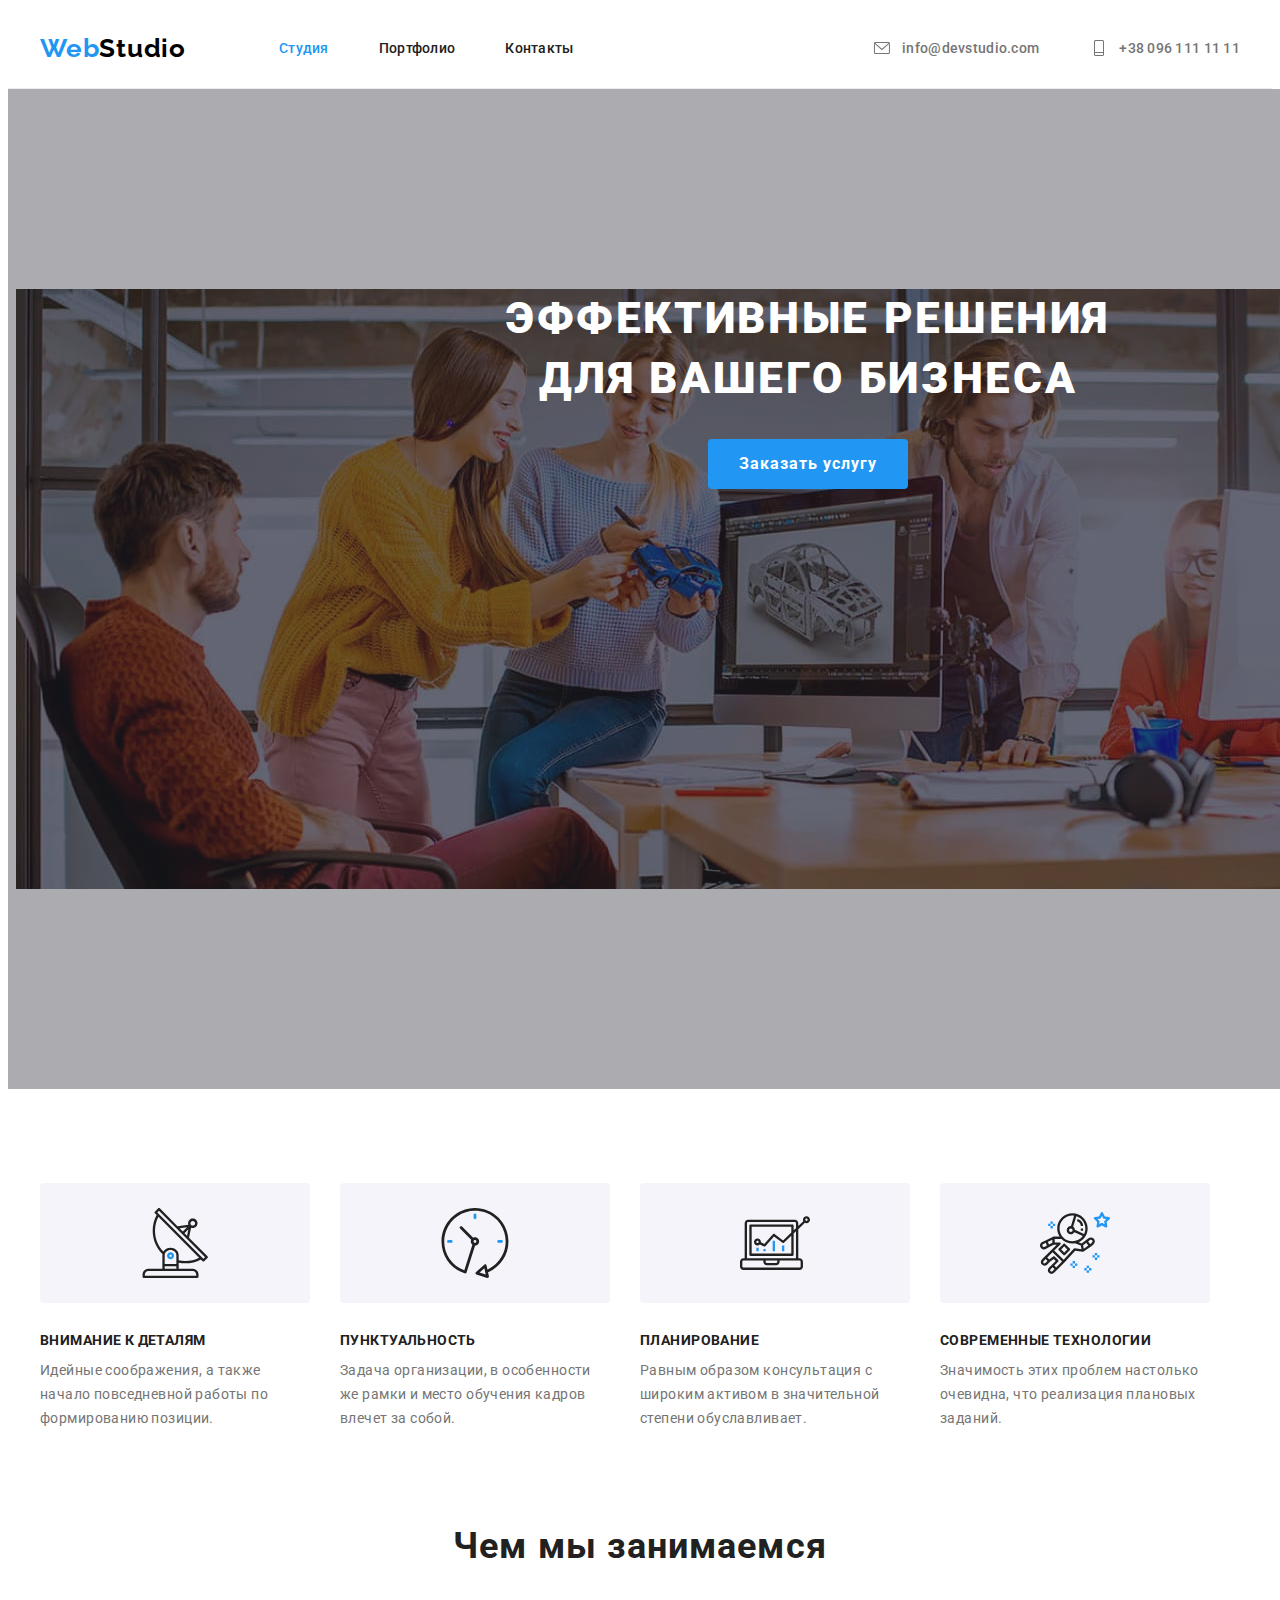
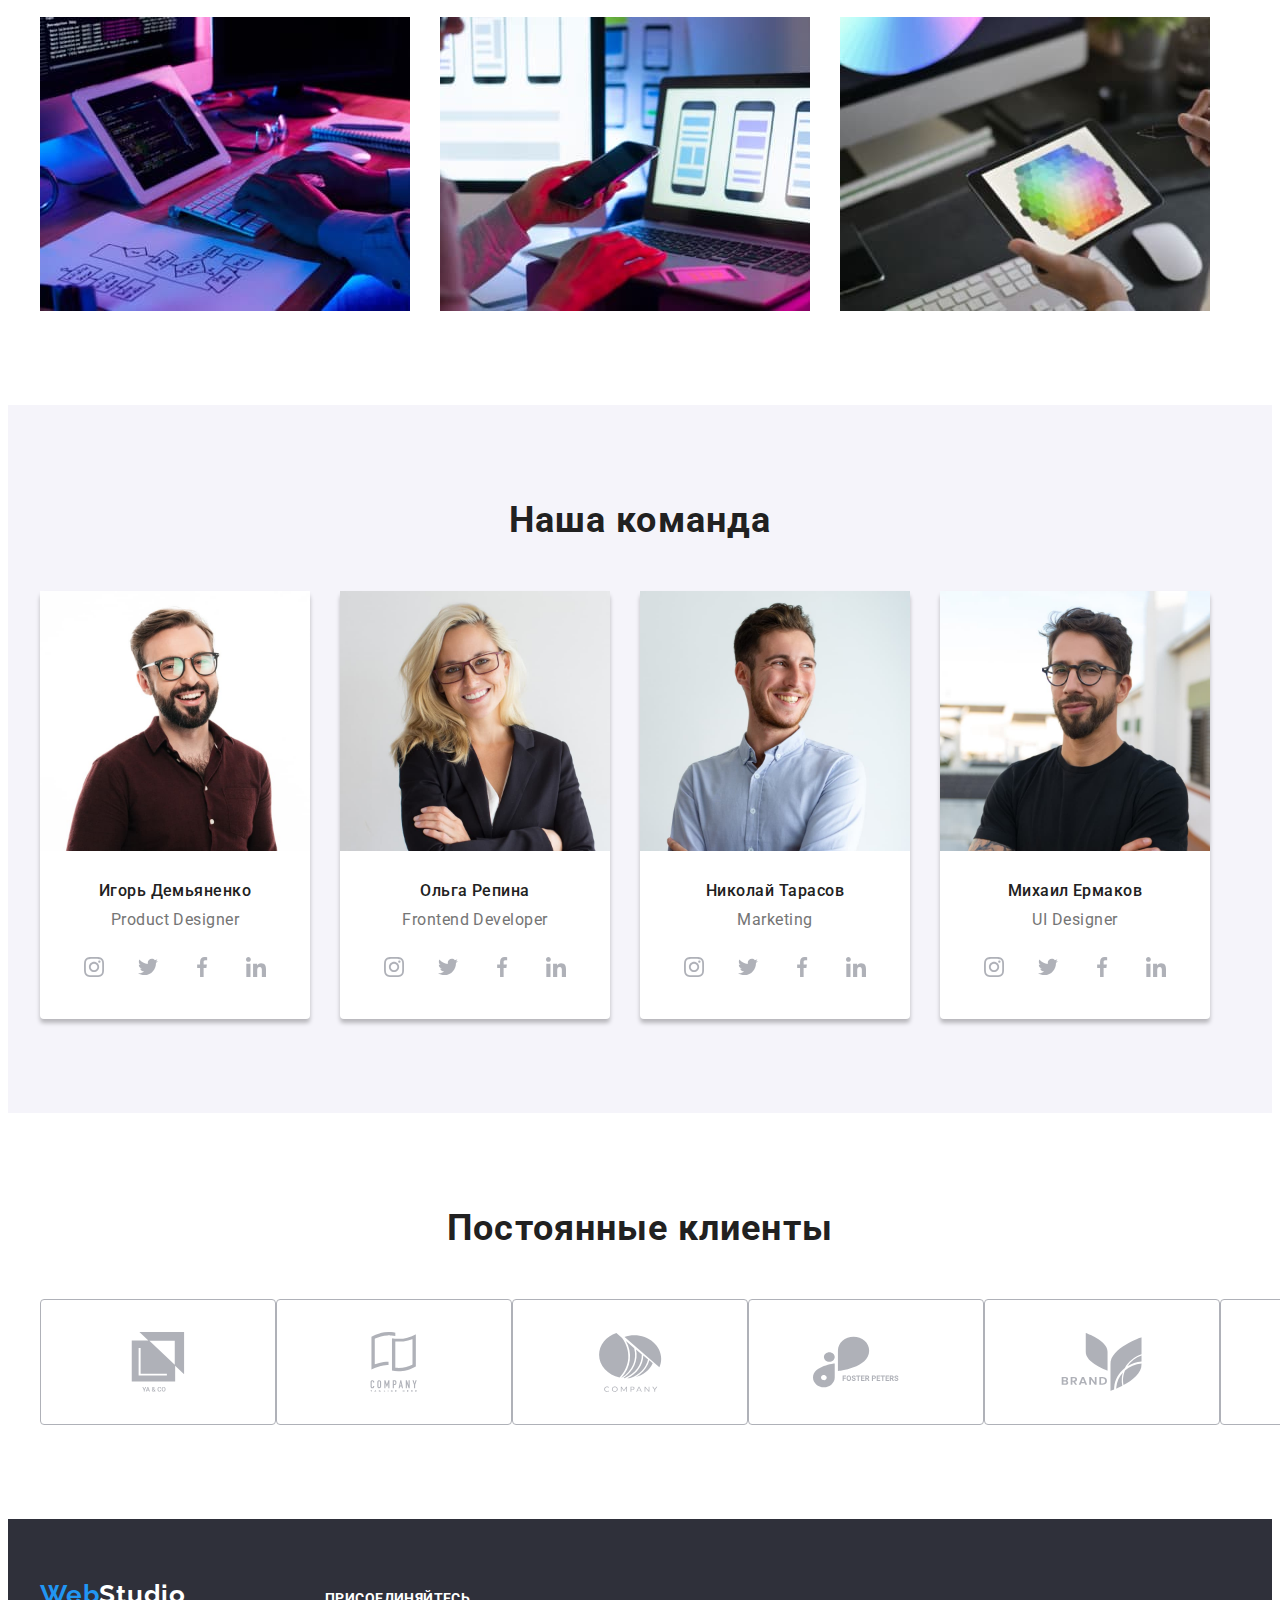
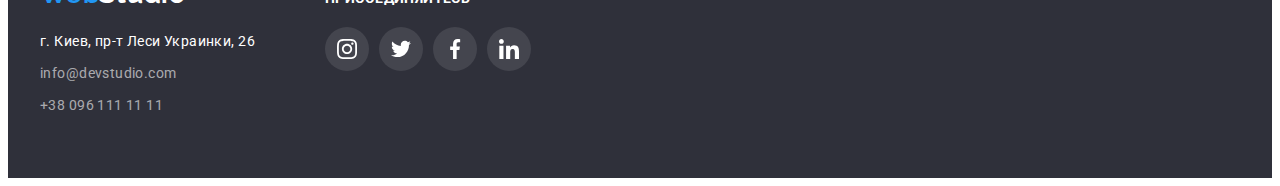
<file: index.html>
<!DOCTYPE html>
<html lang="ru">
<head>
    <meta charset="UTF-8">
    <meta http-equiv="X-UA-Compatible" content="IE=edge">
    <meta name="viewport" content="width=device-width, initial-scale=1.0">
    <title>Web Studio</title>
    <link href="https://fonts.googleapis.com/css2?family=Raleway:wght@700&family=Roboto:wght@400;500;700;900&display=swap"
        rel="stylesheet">
     <link rel="stylesheet" href="https://cdnjs.cloudflare.com/ajax/libs/modern-normalize/1.1.0/modern-normalize.min.css"
            integrity="sha512-wpPYUAdjBVSE4KJnH1VR1HeZfpl1ub8YT/NKx4PuQ5NmX2tKuGu6U/JRp5y+Y8XG2tV+wKQpNHVUX03MfMFn9Q=="
            crossorigin="anonymous" referrerpolicy="no-referrer" />
    <link rel="stylesheet" href="./css/style.css">
</head>
<body>
    
    <header class="header">
        <div class="container">
        <a href="./index.html" lang="en" class="logo">Web<span class="logo-header">Studio</span></a>
        <nav>
        <ul class="nav-list">
            <li><a href="./index.html" class="active nav-list-link">Студия</a></li>
            <li><a href="./portfolio.html" class="nav-list-link">Портфолио</a></li>
            <li><a href="#" class="nav-list-link">Контакты</a></li>
        </ul>
        </nav>
        <ul class="contact-list">
            <li class="contact-list-item">
                
                <a href="mailto:info@devstudio.com" class="header-link">
                    <svg class="contact-icon" height="12">
                        <use href="./image/symbol-defs.svg#icon-amail"></use>
                    </svg>
                info@devstudio.com</a>
            </li>

            <li class="contact-list-item">
                <a href="tel:+380961111111" class="header-link">
                    <svg class="contact-icon" height="16">
                        <use href="./image/symbol-defs.svg#icon-phone"></use>
                    </svg>
                +38 096 111 11 11</a>
            </li>
        </ul>
        </div>
    </header>
    
    <main>
        <!--Главный посыл-->
       
        <section class="hero">
            <div class="container">
            <h1 class="title-hero">Эффективные решения для вашего бизнеса</h1>
            <button type="button" class="button-hero">Заказать услугу</button>
            </div>
        </section>
        
        <!--Наши приемущества-->
        
        <section class="our-pluses">
            <div class="container">
            <h2 class="visually-hidden">Наши приемущества</h2>
            <ul class="our-pluses-list">
                <li class="our-pluses-list-iteam">
                    <div class="plus-icon-box">
                    <svg class="plus-icon">
                        <use href="./image/symbol-defs.svg#icon-antenna"></use>
                    </svg>
                    </div>
                    <h3 class="title-text">Внимание к деталям</h3>
                    <p>Идейные соображения, а также начало повседневной работы по формированию позиции.</p>
                </li>
                <li class="our-pluses-list-iteam">
                    <div class="plus-icon-box">
                    <svg class="plus-icon">
                        <use href="./image/symbol-defs.svg#icon-clock"></use>
                    </svg>
                    </div>
                    <h3 class="title-text">Пунктуальность</h3>
                    <p>Задача организации, в особенности же рамки и место обучения кадров влечет за собой.</p>
                </li>
                <li class="our-pluses-list-iteam">
                    <div class="plus-icon-box">
                    <svg class="plus-icon">
                        <use href="./image/symbol-defs.svg#icon-diagram"></use>
                    </svg>
                    </div>
                    <h3 class="title-text">Планирование</h3>
                    <p>Равным образом консультация с широким активом в значительной степени обуславливает.</p>
                </li>
                <li class="our-pluses-list-iteam">
                    <div class="plus-icon-box">
                    <svg class="plus-icon">
                        <use href="./image/symbol-defs.svg#icon-astronaut"></use>
                    </svg>
                    </div>
                    <h3 class="title-text">Современные технологии</h3>
                    <p>Значимость этих проблем настолько очевидна, что реализация плановых заданий.</p>
                </li>
                
            </ul>
            </div>
        </section>
        
        <!--Чем мы занимаемся-->
        
        <section class="our-work">
            <div class="container">
            <h2 class="title-text">Чем мы занимаемся</h2>
            <ul class="our-work-list">
                <li class="our-work-direction"><img src="./image/box1.jpg" alt="занимаемся написанием кода" width="370" height="294"></li>
                <li class="our-work-direction"><img src="./image/box2.jpg" alt="адаптируем продукт ко всем видам устройств" width="370" height="294"></li>
                <li class="our-work-direction"><img src="./image/box3.jpg" alt="разрабатываем дизайн" width="370" height="294"></li>
            </ul>
            </div>
        </section>
        
        <!--Наша команда-->
        
        <section class="our-team">
            <div class="container">
            <h2 class="title-text">Наша команда</h2>
            <ul class="our-team-list">
                <li class="prof-cards">
                    <img src="./image/product-designer.jpg" alt="Игорь Демьяненко" width="270" height="260">
                    <h3 class="title-text">Игорь Демьяненко</h3>
                    <p lang="en">Product Designer</p>
                    <ul class="social-network-list">
                        <li>
                            <a href="#" class="social-network-link">
                                <svg class="social-network-icon">
                                    <use href="./image/symbol-defs.svg#icon-instagram"></use>
                                </svg>
                            </a>
                        </li>
                        <li>
                            <a href="#" class="social-network-link">
                                <svg class="social-network-icon">
                                    <use href="./image/symbol-defs.svg#icon-twitter"></use>
                                </svg>
                            </a>
                        </li>
                        <li>
                            <a href="#" class="social-network-link">
                                <svg class="social-network-icon">
                                    <use href="./image/symbol-defs.svg#icon-facebook"></use>
                                </svg>
                            </a>
                        </li>
                        <li>
                            <a href="#" class="social-network-link">
                                <svg class="social-network-icon">
                                    <use href="./image/symbol-defs.svg#icon-linkedin"></use>
                                </svg>
                            </a>
                        </li>
                    </ul>
                </li>
                <li class="prof-cards">
                    <img src="./image/frontend-developer.jpg" alt="Ольга Репина" width="270" height="260">
                    <h3 class="title-text">Ольга Репина</h3>
                    <p lang="en">Frontend Developer</p>
                    <ul class="social-network-list">
                        <li>
                            <a href="#" class="social-network-link">
                                <svg class="social-network-icon">
                                    <use href="./image/symbol-defs.svg#icon-instagram"></use>
                                </svg>
                            </a>
                        </li>
                        <li>
                            <a href="#" class="social-network-link">
                                <svg class="social-network-icon">
                                    <use href="./image/symbol-defs.svg#icon-twitter"></use>
                                </svg>
                            </a>
                        </li>
                        <li>
                            <a href="#" class="social-network-link">
                                <svg class="social-network-icon">
                                    <use href="./image/symbol-defs.svg#icon-facebook"></use>
                                </svg>
                            </a>
                        </li>
                        <li>
                            <a href="#" class="social-network-link">
                                <svg class="social-network-icon">
                                    <use href="./image/symbol-defs.svg#icon-linkedin"></use>
                                </svg>
                            </a>
                        </li>
                    </ul>
                </li>
                <li class="prof-cards">
                    <img src="./image/marketing.jpg" alt="Николай Тарасов" width="270" height="260">
                    <h3 class="title-text">Николай Тарасов</h3>
                    <p lang="en">Marketing</p>
                    <ul class="social-network-list">
                        <li>
                            <a href="#" class="social-network-link">
                                <svg class="social-network-icon">
                                    <use href="./image/symbol-defs.svg#icon-instagram"></use>
                                </svg>
                            </a>
                        </li>
                        <li>
                            <a href="#" class="social-network-link">
                                <svg class="social-network-icon">
                                    <use href="./image/symbol-defs.svg#icon-twitter"></use>
                                </svg>
                            </a>
                        </li>
                        <li>
                            <a href="#" class="social-network-link">
                                <svg class="social-network-icon">
                                    <use href="./image/symbol-defs.svg#icon-facebook"></use>
                                </svg>
                            </a>
                        </li>
                        <li>
                            <a href="#" class="social-network-link">
                                <svg class="social-network-icon">
                                    <use href="./image/symbol-defs.svg#icon-linkedin"></use>
                                </svg>
                            </a>
                        </li>
                    </ul>
                </li>
                <li class="prof-cards">
                    <img src="./image/ui-designer.jpg" alt="Михаил Ермаков" width="270" height="260">
                    <h3 class="title-text">Михаил Ермаков</h3>
                    <p lang="en">UI Designer</p>
                    <ul class="social-network-list">
                        <li>
                            <a href="#" class="social-network-link">
                                <svg class="social-network-icon">
                                    <use href="./image/symbol-defs.svg#icon-instagram"></use>
                                </svg>
                            </a>
                        </li>
                        <li>
                            <a href="#" class="social-network-link">
                                <svg class="social-network-icon">
                                    <use href="./image/symbol-defs.svg#icon-twitter"></use>
                                </svg>
                            </a>
                        </li>
                        <li>
                            <a href="#" class="social-network-link">
                                <svg class="social-network-icon">
                                    <use href="./image/symbol-defs.svg#icon-facebook"></use>
                                </svg>
                            </a>
                        </li>
                        <li>
                            <a href="#" class="social-network-link">
                                <svg class="social-network-icon">
                                    <use href="./image/symbol-defs.svg#icon-linkedin"></use>
                                </svg>
                            </a>
                        </li>
                    </ul>
                </li>
            </ul>
            </div>
        </section>

        <!-- Наши клиенты -->
        <section class="our-clients">
            <div class="container">
                <h2 class="title-text">Постоянные клиенты</h2>
                <ul class="our-clients-list">
                    <li class="our-clients-list-item">
                        <a href="#" class="client-link">
                            <svg class="client-label">
                                <use href="./image/symbol-defs.svg#icon-group1"></use>
                            </svg>
                        </a>
                        
                    </li>
                    <li class="our-clients-list-item">
                        <a href="#" class="client-link">
                            <svg class="client-label">
                                <use href="./image/symbol-defs.svg#icon-group2"></use>
                            </svg>
                        </a>
                    </li>
                    <li class="our-clients-list-item">
                        <a href="#" class="client-link">
                            <svg class="client-label">
                                <use href="./image/symbol-defs.svg#icon-group3"></use>
                            </svg>
                        </a>
                        
                    </li>
                    <li class="our-clients-list-item">
                        <a href="#" class="client-link">
                            <svg class="client-label">
                                <use href="./image/symbol-defs.svg#icon-group4"></use>
                            </svg>
                        </a>
                       
                    </li>
                    <li class="our-clients-list-item">
                        <a href="#" class="client-link">
                            <svg class="client-label">
                                <use href="./image/symbol-defs.svg#icon-group5"></use>
                            </svg>
                        </a>
                        
                    </li>
                    <li class="our-clients-list-item">
                        <a href="#" class="client-link">
                            <svg class="client-label">
                                <use href="./image/symbol-defs.svg#icon-group6"></use>
                            </svg>
                        </a>
                        
                    </li>
                </ul>


            </div>
        </section>

    </main>

    <!--Контакты-->
    
    <footer class="footer">
        <div class="container footer-container">
        <div class="address-group">
        <a href="./index.html" lang="en" class="logo">Web<span class="logo-footer">Studio</span></a>
        <address class="address">
            <ul class="address-list">
                <li class="address-list-item">г. Киев, пр-т Леси Украинки, 26</li>
                <li class="address-list-item"><a href="mailto:info@devstudio.com" class=address-list-link>info@devstudio.com</a></li>
                <li class="address-list-item"><a href="tel:+380961111111" class=address-list-link>+38 096 111 11 11</a></li>
            </ul>
        
        </address>
        </div>
        <div class="social-network-group">
            <p>присоединяйтесь</p>
            <ul class="footer-social-network-list">
                <li class="footer-social-network-item">
                    <a href="#" class="social-network-link" alt="instagram">
                        <svg class="social-network-icon">
                            <use href="./image/symbol-defs.svg#icon-instagram"></use>
                        </svg>
                    </a>
                </li>
                <li class="footer-social-network-item">
                    <a href="#" class="social-network-link" alt="twitter">
                        <svg class="social-network-icon">
                            <use href="./image/symbol-defs.svg#icon-twitter"></use>
                        </svg>
                    </a>
                </li>
                <li class="footer-social-network-item">
                    <a href="#" class="social-network-link">
                        <svg class="social-network-icon" alt="facebook">
                            <use href="./image/symbol-defs.svg#icon-facebook"></use>
                        </svg>
                    </a>
                </li>
                <li class="footer-social-network-item">
                    <a href="#" class="social-network-link">
                        <svg class="social-network-icon" alt="linkedin">
                            <use href="./image/symbol-defs.svg#icon-linkedin"></use>
                        </svg>
                    </a>
                </li>
            </ul>

        </div>
        </div>
    </footer>
    
</body>
</html>
</file>
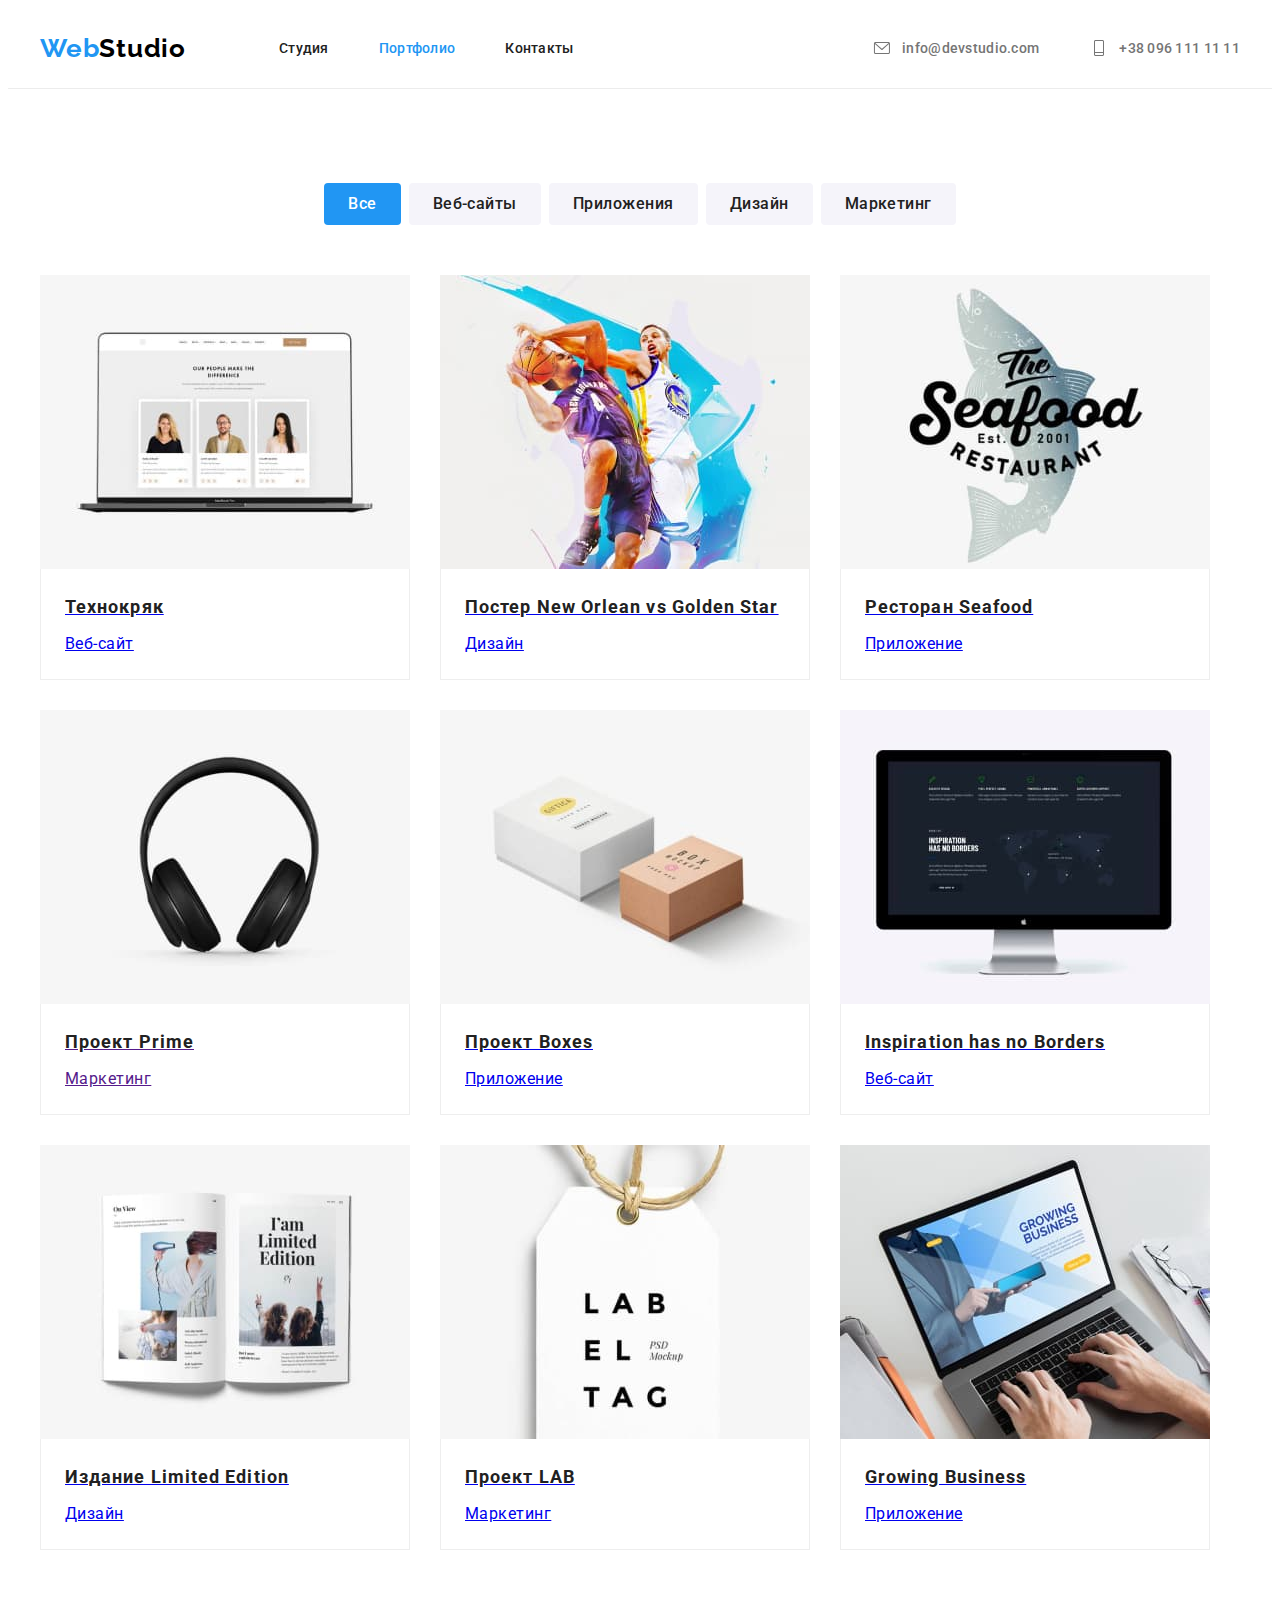
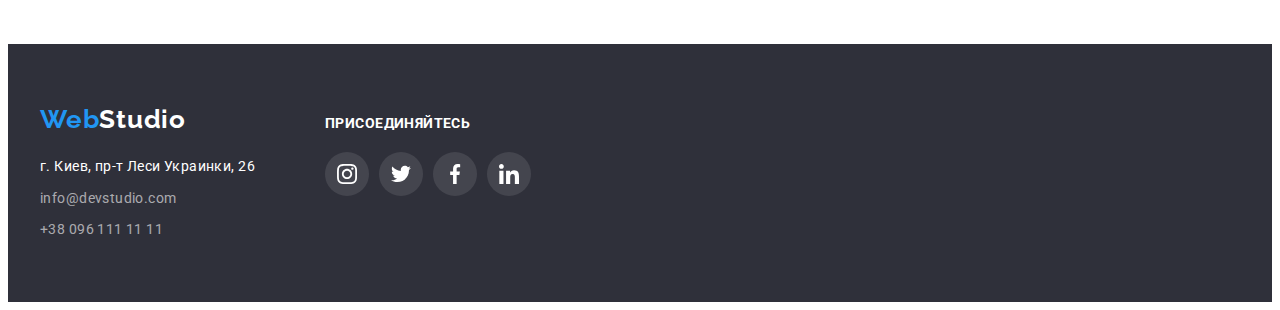
<file: portfolio.html>
<!DOCTYPE html>
<html lang="ru">

<head>
    <meta charset="UTF-8">
    <meta http-equiv="X-UA-Compatible" content="IE=edge">
    <meta name="viewport" content="width=device-width, initial-scale=1.0">
    <title>Web Studio</title>
    <link
        href="https://fonts.googleapis.com/css2?family=Raleway:wght@700&family=Roboto:wght@400;500;700;900&display=swap"
        rel="stylesheet">
    <link rel="stylesheet" href="https://cdnjs.cloudflare.com/ajax/libs/modern-normalize/1.1.0/modern-normalize.min.css"
            integrity="sha512-wpPYUAdjBVSE4KJnH1VR1HeZfpl1ub8YT/NKx4PuQ5NmX2tKuGu6U/JRp5y+Y8XG2tV+wKQpNHVUX03MfMFn9Q=="
            crossorigin="anonymous" referrerpolicy="no-referrer" />
    <link rel="stylesheet" href="./css/style.css">
</head>

<body>
    
    
    <header class="header">
        <div class="container">
            <a href="./index.html" lang="en" class="logo">Web<span class="logo-header">Studio</span></a>
            <nav>
                <ul class="nav-list">
                    <li><a href="./index.html" class="nav-list-link">Студия</a></li>
                    <li><a href="./portfolio.html" class="active nav-list-link">Портфолио</a></li>
                    <li><a href="#" class="nav-list-link">Контакты</a></li>
                </ul>
            </nav>
            <ul class="contact-list">
                <li class="contact-list-item">
    
                    <a href="mailto:info@devstudio.com" class="header-link">
                        <svg class="contact-icon" height="12">
                            <use href="./image/symbol-defs.svg#icon-amail"></use>
                        </svg>
                        info@devstudio.com</a>
                </li>
    
                <li class="contact-list-item">
                    <a href="tel:+380961111111" class="header-link">
                        <svg class="contact-icon" height="16">
                            <use href="./image/symbol-defs.svg#icon-phone"></use>
                        </svg>
                        +38 096 111 11 11</a>
                </li>
            </ul>
        </div>
    </header>

    <main>
        
            <section class="portfolio-section">
                <div class="container">
                <h1 class="visually-hidden">Наши работы</h1>
                <ul class="portfolio-nav-list">
                    <li class="portfolio-nav-list-iteam"><button type="button" class="active-portfolio-button">Все</button></li>
                    <li class="portfolio-nav-list-iteam"><button type="button">Веб-сайты</button></li>
                    <li class="portfolio-nav-list-iteam"><button type="button">Приложения</button></li>
                    <li class="portfolio-nav-list-iteam"><button type="button">Дизайн</button></li>
                    <li class="portfolio-nav-list-iteam"><button type="button">Маркетинг</button></li>
                </ul>

                <ul class="portfolio-section-list">
                    <li class="portfolio-section-list-iteam">
                        <a href="#" class="portfolio-section-list-link">
                        <img src="./image/portfolio/tehno-crack.jpg" alt="Технокряк" width="370" height="294">
                        <div class="portfolio-card-content">
                        <h2 class="title-text">Технокряк</h2>
                        <p>Веб-сайт</p>
                        </div>
                        </a>
                    </li>
                    <li class="portfolio-section-list-iteam">
                        <a href="#" class="portfolio-section-list-link">
                        <img src="./image/portfolio/post.jpg" alt="Постер New Orlean vs Golden Star" width="370" height="294">
                        <div class="portfolio-card-content">
                        <h2 class="title-text">Постер New Orlean vs Golden Star</h2>
                        <p>Дизайн</p>
                        </div>
                        </a>
                    </li>
                    <li class="portfolio-section-list-iteam">
                        <a href="#" class="portfolio-section-list-link">
                        <img src="./image/portfolio/restaurant.jpg" alt="Ресторан Seafood">
                        <div class="portfolio-card-content">
                        <h2 class="title-text">Ресторан Seafood</h2>
                        <p>Приложение</p>
                        </div>
                        </a>
                    </li>
                    <li class="portfolio-section-list-iteam">
                        <a href="" class="portfolio-section-list-link">
                        <img src="./image/portfolio/project-prime.jpg" alt="Проект Prime">
                        <div class="portfolio-card-content">
                        <h2 class="title-text">Проект Prime</h2>
                        <p>Маркетинг</p>
                        </div>
                        </a>
                    </li>
                    <li class="portfolio-section-list-iteam">
                        <a href="#" class="portfolio-section-list-link">
                        <img src="./image/portfolio/project-boxes.jpg" alt="Проект Boxes">
                        <div class="portfolio-card-content">
                        <h2 class="title-text">Проект Boxes</h2>
                        <p>Приложение</p>
                        </div>
                        </a>
                    </li>
                    <li class="portfolio-section-list-iteam">
                        <a href="#" class="portfolio-section-list-link">
                        <img src="./image/portfolio/inspiration-has-on-borders.jpg" alt="Inspiration has no Borders">
                        <div class="portfolio-card-content">
                        <h2 class="title-text">Inspiration has no Borders</h2>
                        <p>Веб-сайт</p>
                        </div>
                        </a>
                    </li>
                    <li class="portfolio-section-list-iteam">
                        <a href="#" class="portfolio-section-list-link">
                        <img src="./image/portfolio/limited-edishion-book.jpg" alt="Издание Limited Edition">
                        <div class="portfolio-card-content">
                        <h2 class="title-text">Издание Limited Edition</h2>
                        <p>Дизайн</p>
                        </div>
                        </a>
                    </li>
                    <li class="portfolio-section-list-iteam">
                        <a href="#" class="portfolio-section-list-link">
                        <img src="./image/portfolio/project-lab.jpg" alt="Проект LAB">
                        <div class="portfolio-card-content">
                        <h2 class="title-text">Проект LAB</h2>
                        <p>Маркетинг</p>
                        </div>
                        </a>
                    </li>
                    <li class="portfolio-section-list-iteam">
                        <a href="#" class="portfolio-section-list-link">
                        <img src="./image/portfolio/growing-business.jpg" alt="Growing Business">
                        <div class="portfolio-card-content">
                        <h2 class="title-text">Growing Business</h2>
                        <p>Приложение</p>
                        </div>
                        </a>
                    </li>
                </ul>
            </div>
            </section>
        


    </main>

    <!--Контакты-->
    
    <footer class="footer">
        <div class="container footer-container">
            <div class="address-group">
                <a href="./index.html" lang="en" class="logo">Web<span class="logo-footer">Studio</span></a>
                <address class="address">
                    <ul class="address-list">
                        <li class="address-list-item">г. Киев, пр-т Леси Украинки, 26</li>
                        <li class="address-list-item"><a href="mailto:info@devstudio.com"
                                class=address-list-link>info@devstudio.com</a></li>
                        <li class="address-list-item"><a href="tel:+380961111111" class=address-list-link>+38 096 111 11
                                11</a></li>
                    </ul>
    
                </address>
            </div>
            <div class="social-network-group">
                <p>присоединяйтесь</p>
                <ul class="footer-social-network-list">
                    <li class="footer-social-network-item">
                        <a href="#" class="social-network-link" alt="instagram">
                            <svg class="social-network-icon">
                                <use href="./image/symbol-defs.svg#icon-instagram"></use>
                            </svg>
                        </a>
                    </li>
                    <li class="footer-social-network-item">
                        <a href="#" class="social-network-link" alt="twitter">
                            <svg class="social-network-icon">
                                <use href="./image/symbol-defs.svg#icon-twitter"></use>
                            </svg>
                        </a>
                    </li>
                    <li class="footer-social-network-item">
                        <a href="#" class="social-network-link">
                            <svg class="social-network-icon" alt="facebook">
                                <use href="./image/symbol-defs.svg#icon-facebook"></use>
                            </svg>
                        </a>
                    </li>
                    <li class="footer-social-network-item">
                        <a href="#" class="social-network-link">
                            <svg class="social-network-icon" alt="linkedin">
                                <use href="./image/symbol-defs.svg#icon-linkedin"></use>
                            </svg>
                        </a>
                    </li>
                </ul>
    
            </div>
        </div>
    </footer>
    

</body>

</html>
</file>
<file: css/style.css>
/* Базовые стили */
:root {
  --main-text-color: #757575;
  --title-text-color: #212121;
  --link-text-color: #2196f3;
  --white-color: #ffffff;
  --logo-hedeader-color: #000000;
  --background-footer-color: #2f303a;
  --address-link-color: rgb(255, 255, 255, 0.6);
  --background-footer-social-link: rgb(255, 255, 255, 0.1);
  --background-color-primery: #f5f4fa;
  --border-portfolio-color: #eeeeee;
  --svg-icon-color: #afb1b8;

  --main-text-family: roboto;
  --main-text-weight: 400;
}

body {
  background-color: var(--white-color);
  color: var(--main-text-color);

  font-family: var(--main-text-family);
  font-weight: var(--main-text-weight);
  font-style: normal;
}

h1,
h2,
h3,
h4,
h5,
h6,
p,
ul,
li {
  margin: 0;
  padding: 0;
}

img {
  display: block;
  max-width: 100%;
  height: auto;
}
.container {
  width: 1200px;
  padding-left: 15px;
  padding-right: 15px;
  margin-left: auto;
  margin-right: auto;
}

.logo,
.address-list-link,
.header-link {
  text-decoration: none;
}
.nav-list a {
  text-decoration: none;
}

.nav-list,
.contact-list,
.our-pluses-list,
.our-work-list,
.our-team-list,
.address-list,
.portfolio-nav-list,
.portfolio-section-list,
.our-clients-list,
.social-network-list,
.footer-social-network-list {
  list-style: none;
}

/* All pages styles */
.header .logo {
  padding-top: 24px;
  padding-bottom: 24px;

  color: var(--link-text-color);
  font-family: Raleway;
  font-style: normal;
  font-weight: 700;
  font-size: 26px;
  line-height: 1.19;
  letter-spacing: 0.03em;
}
.logo-header {
  color: var(--logo-hedeader-color);
}
.footer .logo {
  color: var(--link-text-color);
  font-family: Raleway;
  font-style: normal;
  font-weight: 700;
  font-size: 26px;
  line-height: 1.19;
  letter-spacing: 0.03em;
}
.logo-footer {
  color: var(--white-color);
}

.title-text {
  color: var(--title-text-color);
}

.nav-list a {
  color: var(--title-text-color);
  font-weight: 500;
  font-size: 14px;
  line-height: 16px;
  letter-spacing: 0.02em;
}
.header-link {
  color: var(--main-text-color);
  font-weight: 500;
  font-size: 14px;
  line-height: 16px;
  letter-spacing: 0.02em;

  display: flex;
}
.header-link:hover,
.header-link:focus,
.nav-list-link:hover,
.nav-list-link:focus {
  color: var(--link-text-color);
}
.nav-list .active {
  color: var(--link-text-color);
}

.footer {
  background-color: var(--background-footer-color);
  padding-top: 60px;
  padding-bottom: 60px;
}
.address {
  color: var(--white-color);
  font-size: 14px;
  line-height: 1.71;
  letter-spacing: 0.03em;
  font-style: normal;
}

.address-list-link {
  color: var(--address-link-color);
}
.address-list-link:hover,
.address-list-link:focus {
  color: var(--link-text-color);
}

.footer .logo {
  display: inline-block;
  margin-bottom: 20px;
}
.address-list-item:not(:last-child) {
  margin-bottom: 8px;
}

.footer-container {
  display: flex;

  align-items: baseline;
}

.social-network-group p {
  margin-bottom: 20px;

  color: var(--white-color);

  font-weight: 700;
  font-size: 14px;
  line-height: 1.14;
  letter-spacing: 0.03em;
  text-transform: uppercase;
}

.footer-social-network-list {
  display: flex;
}

.footer-social-network-item:not(:last-child) {
  margin-right: 10px;
}
.footer .social-network-link {
  background-color: var(--background-footer-social-link);

  display: flex;
  justify-content: center;
  align-items: center;
}

.social-network-group {
  margin-left: 70px;
}

.footer .social-network-icon {
  fill: var(--white-color);
}

/* Main page styles */
/* Hedear styles */
.header {
  border-bottom: 1px solid #ececec;
}

.header .container {
  display: flex;
  align-items: center;
}

.nav-list {
  display: flex;
  margin-left: 93px;
}
.nav-list a {
  display: block;
  padding-top: 32px;
  padding-bottom: 32px;
}
.nav-list > li:not(:last-child) {
  margin-right: 50px;
}
.contact-list {
  display: flex;
  margin-left: auto;
}
.contact-list > li:not(:last-child) {
  margin-right: 50px;
}
contact-list-item {
  padding-top: 32px;
  padding-bottom: 32px;
}
.contact-icon {
  max-width: 20px;
  margin-right: 10px;

  fill: var(--main-text-color);
}

.header-link {
  display: flex;
  align-items: center;
}

.header-link:hover .contact-icon,
.header-link:focus .contact-icon {
  fill: var(--link-text-color);
}
.hero {
  padding-top: 200px;
  padding-bottom: 200px;
  color: var(--white-color);
  background-image: linear-gradient(
      to right,
      rgb(47, 48, 58, 0.4),
      rgb(47, 48, 58, 0.4)
    ),
    url(../image/hero.jpg);

  text-align: center;

  min-width: 1600px;
  height: 600px;
  margin-left: auto;
  margin-right: auto;
  background-repeat: no-repeat;
  background-position: center;
}

.title-hero {
  width: 696px;
  height: 120px;
  margin-left: auto;
  margin-right: auto;

  font-weight: 900;
  font-size: 44px;
  line-height: 1.36;
  text-align: center;
  vertical-align: baseline;
  letter-spacing: 0.06em;
  text-transform: uppercase;
}
.button-hero {
  min-width: 200px;
  height: 50px;
  border-radius: 4px;
  border-color: transparent;
  margin-top: 30px;

  background-color: var(--link-text-color);
  color: var(--white-color);

  font-family: inherit;
  font-style: inherit;
  font-weight: 700;
  font-size: 16px;
  line-height: 1.88;
  align-items: center;
  text-align: center;
  letter-spacing: 0.06em;
  cursor: pointer;
}

/* our pluses */
.visually-hidden {
  position: absolute;
  width: 1px;
  height: 1px;
  margin: -1px;
  border: 0;
  padding: 0;

  white-space: nowrap;
  clip-path: inset(100%);
  clip: rect(0 0 0 0);
  overflow: hidden;
}
.our-pluses {
  padding-top: 94px;
  padding-bottom: 94px;
}
.our-pluses h3 {
  margin-bottom: 10px;

  font-weight: 700;
  font-size: 14px;
  line-height: 1.14;
  letter-spacing: 0.03em;
  text-transform: uppercase;
}
.our-pluses p {
  font-size: 14px;
  line-height: 1.71;
  letter-spacing: 0.03em;
}

.our-pluses-list {
  display: flex;
  flex-wrap: wrap;
}

.our-pluses-list-iteam {
  width: 270px;
  margin-right: 30px;
}
.our-pluses-list-iteam:last-child {
  margin-right: 0;
}

.plus-icon-box {
  background-color: var(--background-color-primery);
  height: 120px;
  margin-bottom: 30px;

  display: flex;
  justify-content: center;
  align-items: center;

  border-radius: 4px;
}

.plus-icon {
  width: 70px;
  height: 70px;
}

.our-work h2,
.our-team h2,
.our-clients h2 {
  margin-bottom: 50px;

  font-weight: 700;
  font-size: 36px;
  line-height: 1.17;
  text-align: center;
  letter-spacing: 0.03em;
}

.our-work {
  padding-bottom: 94px;
}

.our-work-list {
  display: flex;
  flex-wrap: wrap;
}
.our-work-direction:not(:last-child) {
  margin-right: 30px;
}

.our-team h3 {
  margin-top: 30px;
  margin-bottom: 10px;

  font-weight: 500;
  font-size: 16px;
  line-height: 1.19;
  text-align: center;
  letter-spacing: 0.03em;
}
.our-team p {
  margin-bottom: 16px;

  font-size: 16px;
  line-height: 1.19;
  text-align: center;
  letter-spacing: 0.03em;
}

.our-team {
  background-color: var(--background-color-primery);
  padding-top: 94px;
  padding-bottom: 94px;
}
.our-team li {
  background-color: var(--white-color);
}

.our-team-list {
  display: flex;
  flex-wrap: wrap;
}

.prof-cards {
  border-radius: 4px;
  box-shadow: 0px 4px 4px 0px rgba(0, 0, 0, 0.25);
}
.prof-cards:not(:last-child) {
  margin-right: 30px;
}

.social-network-list {
  margin-right: 32px;
  margin-left: 32px;
  margin-bottom: 30px;

  display: flex;
  justify-content: space-between;
}

.social-network-link {
  display: block;
  width: 44px;
  height: 44px;

  border-radius: 50%;

  display: flex;
  justify-content: center;
  align-items: center;
}

.social-network-icon {
  width: 20px;
  height: 20px;

  fill: var(--svg-icon-color);
}

.social-network-link:hover,
.social-network-link:focus {
  background-color: var(--link-text-color);
}

.social-network-link:hover .social-network-icon,
.social-network-link:focus .social-network-icon {
  background-color: var(--link-text-color);
  fill: var(--border-portfolio-color);
}

/* Our clients */

.our-clients {
  padding-top: 94px;
  padding-bottom: 94px;
}

.our-clients-list {
  display: flex;
  justify-content: space-between;
}

.client-link {
  width: 170px;
  height: 92px;

  padding-top: 16px;
  padding-bottom: 16px;
  padding-left: 32px;
  padding-right: 32px;

  display: flex;
  justify-content: center;
  align-items: center;

  border: 1px solid var(--svg-icon-color);
  border-radius: 4px;
}

.client-label {
  width: 106px;
  height: 60px;

  fill: var(--svg-icon-color);
}

.client-link:hover,
.client-link:focus {
  border-color: var(--link-text-color);
  cursor: pointer;
}

.client-link:hover .client-label,
.client-link:focus .client-label {
  fill: var(--link-text-color);
  cursor: pointer;
}

/* Portfolio */

.portfolio-section {
  padding-top: 94px;
  padding-bottom: 94px;
}
.portfolio-nav-list {
  display: flex;
  justify-content: center;

  margin-bottom: 50px;
}

.portfolio-nav-list button {
  padding: 6px 22px;
  border-radius: 4px;
  border-color: transparent;

  background-color: var(--background-color-primery);
  color: var(--title-text-color);

  font-family: inherit;
  font-style: inherit;
  font-weight: 500;
  font-size: 16px;
  line-height: 1.62;
  text-align: center;
  letter-spacing: 0.03em;

  cursor: pointer;
}

.portfolio-section-list-link {
  display: block;
}

.portfolio-section-list-link:hover,
.portfolio-section-list-link:focus {
  box-shadow: 0px 4px 4px 0px rgba(0, 0, 0, 0.25);
}
.portfolio-nav-list-iteam:not(:last-child) {
  margin-right: 8px;
}

.portfolio-nav-list button:hover,
.portfolio-nav-list button:focus {
  background-color: var(--link-text-color);
  color: var(--white-color);
  box-shadow: 0px 4px 4px 0px rgba(0, 0, 0, 0.25);
}
.portfolio-nav-list .active-portfolio-button {
  background-color: var(--link-text-color);
  color: var(--white-color);
}
.portfolio-section h2 {
  margin-bottom: 4px;

  font-weight: 700;
  font-size: 18px;
  line-height: 2;
  letter-spacing: 0.06em;
}
.portfolio-section p {
  font-size: 16px;
  line-height: 1.87;
  letter-spacing: 0.03em;
}
.portfolio-card-content {
  padding-top: 20px;
  padding-bottom: 20px;
  padding-left: 24px;
  padding-right: 24px;

  border-left: 1px solid var(--border-portfolio-color);
  border-right: 1px solid var(--border-portfolio-color);
  border-bottom: 1px solid var(--border-portfolio-color);
}

.portfolio-section-list {
  display: flex;
  flex-wrap: wrap;
}

.portfolio-section-list-iteam {
  width: calc ((100% - 60px) / 3);
  margin-right: 30px;
  margin-bottom: 30px;
}
.portfolio-section-list-iteam:nth-child(3n) {
  margin-right: 0;
}
.portfolio-section-list-iteam:nth-last-child(-n + 3) {
  margin-bottom: 0;
}
</file>
